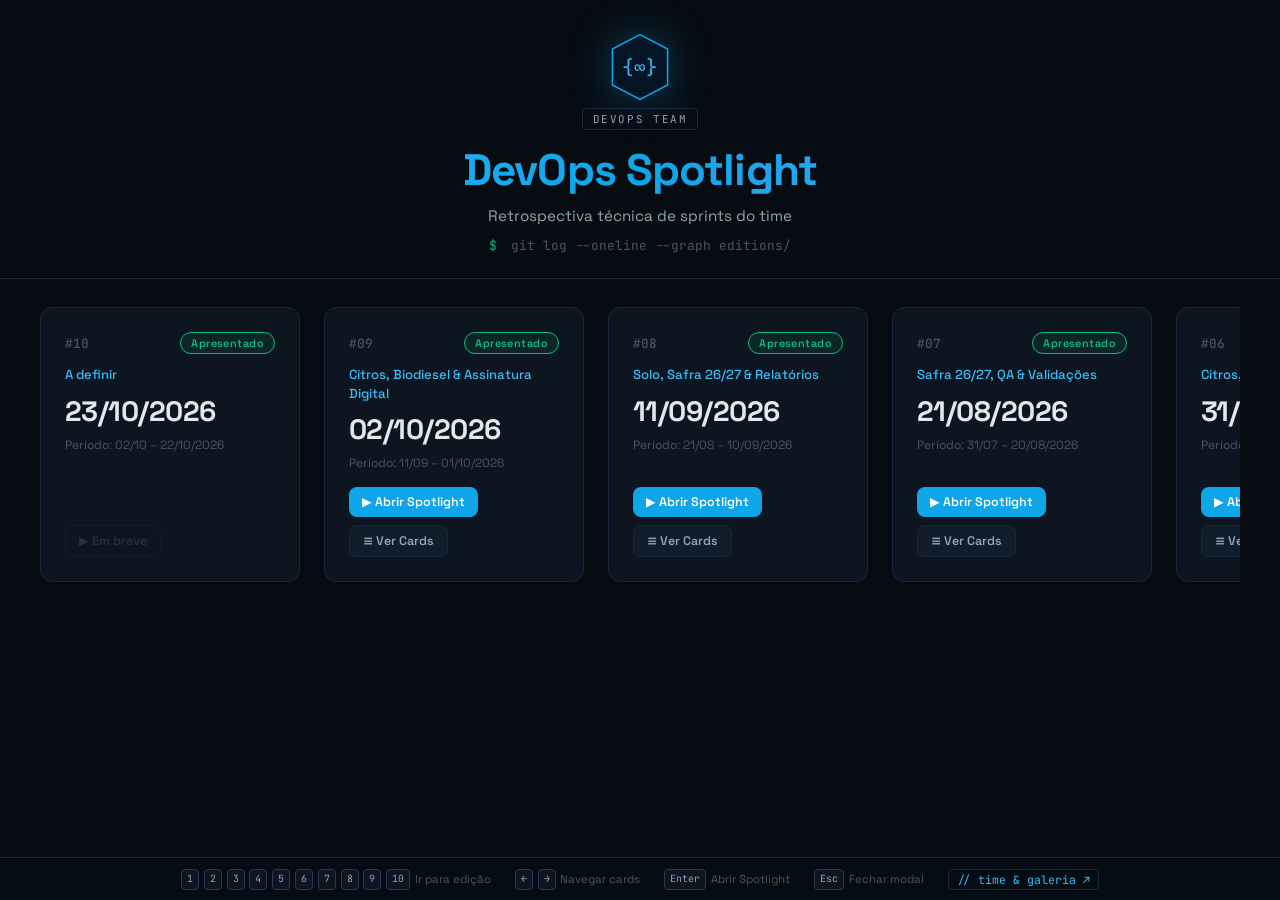
<file: index.html>
<!DOCTYPE html>
<html lang="pt-BR">
<head>
  <meta charset="UTF-8">
  <meta http-equiv="refresh" content="0; url=devops/spotlight/">
  <title>Redirecionando…</title>
</head>
<body>
  <p><a href="devops/spotlight/">DevOps Spotlight</a></p>
</body>
</html>
</file>
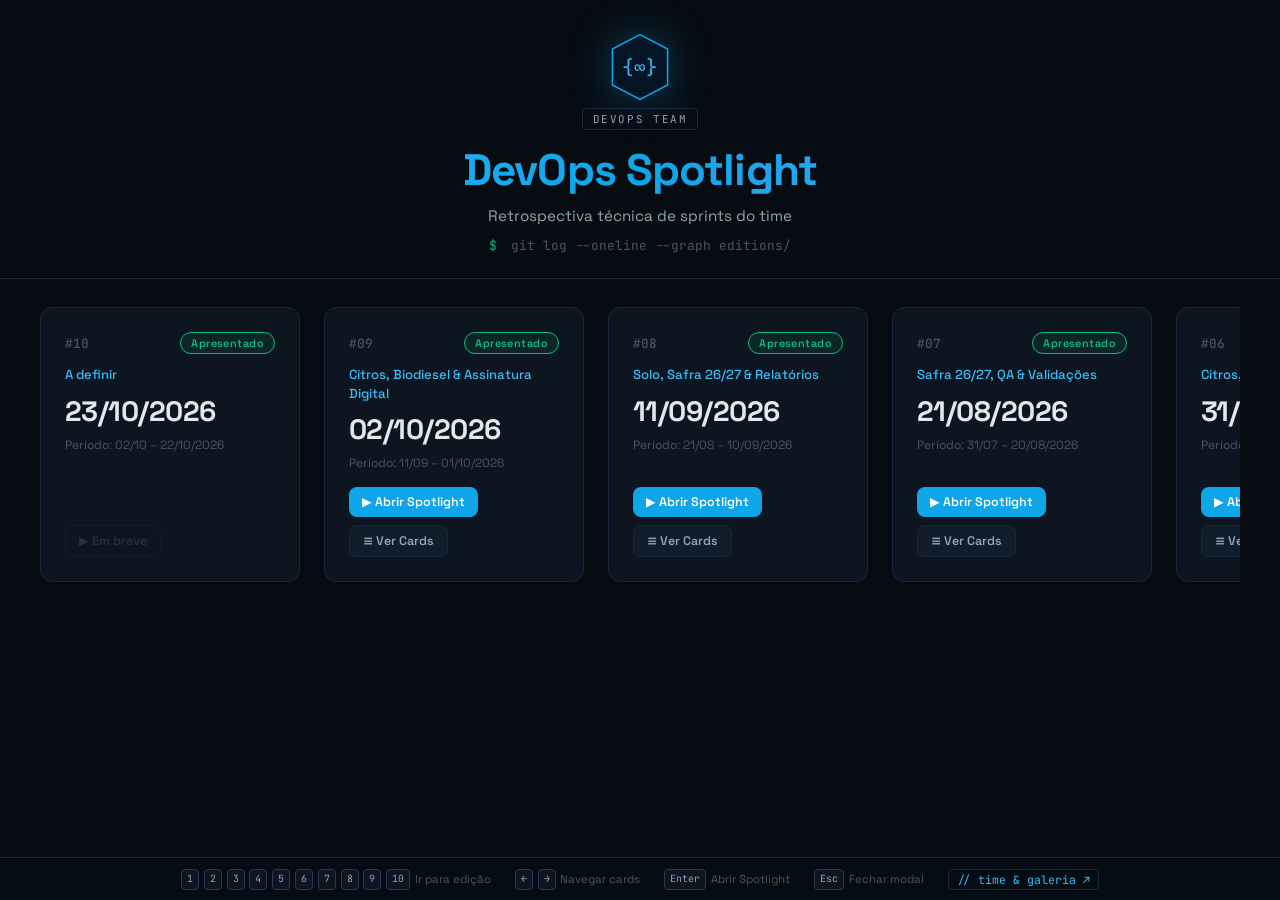
<file: devops/spotlight/index.html>
<!DOCTYPE html>
<html lang="pt-BR">
<head>
  <meta charset="UTF-8">
  <meta name="viewport" content="width=device-width, initial-scale=1.0">
  <title>DevOps Spotlight</title>
  <link rel="preconnect" href="https://fonts.googleapis.com">
  <link href="https://fonts.googleapis.com/css2?family=Space+Grotesk:wght@400;500;600;700&family=JetBrains+Mono:wght@400;500&display=swap" rel="stylesheet">
  <link rel="stylesheet" href="style.css">
</head>
<body>

  <header class="site-header">
    <div class="logo-container">
      <svg class="hex-icon" viewBox="0 0 100 116" xmlns="http://www.w3.org/2000/svg">
        <polygon points="50,4 96,28 96,88 50,112 4,88 4,28" fill="#061526" stroke="#0ea5e9" stroke-width="2.5"/>
        <text x="50" y="70" text-anchor="middle" font-family="JetBrains Mono, monospace" font-size="32" fill="#38bdf8">{∞}</text>
      </svg>
      <span class="team-badge">DEVOPS TEAM</span>
    </div>
    <h1 class="site-title">DevOps Spotlight</h1>
    <p class="site-subtitle">Retrospectiva técnica de sprints do time</p>
    <div class="terminal-line"><span class="prompt">$</span> git log --oneline --graph editions/</div>
  </header>

  <main>
    <div class="editions-grid" id="editions-grid"></div>
  </main>


<div class="modal-overlay" id="modal" hidden aria-modal="true" role="dialog">
    <div class="modal-box">
      <div class="modal-header">
        <h2 class="modal-title" id="modal-title"></h2>
        <button class="modal-close" id="modal-close" aria-label="Fechar">✕</button>
      </div>
      <div class="modal-body">
        <div class="work-cards-grid" id="modal-cards"></div>
      </div>
    </div>
  </div>

  <footer class="shortcuts-bar">
    <div class="shortcuts-inner" id="shortcuts-inner"></div>
  </footer>

  <script src="app.js"></script>
</body>
</html>
</file>
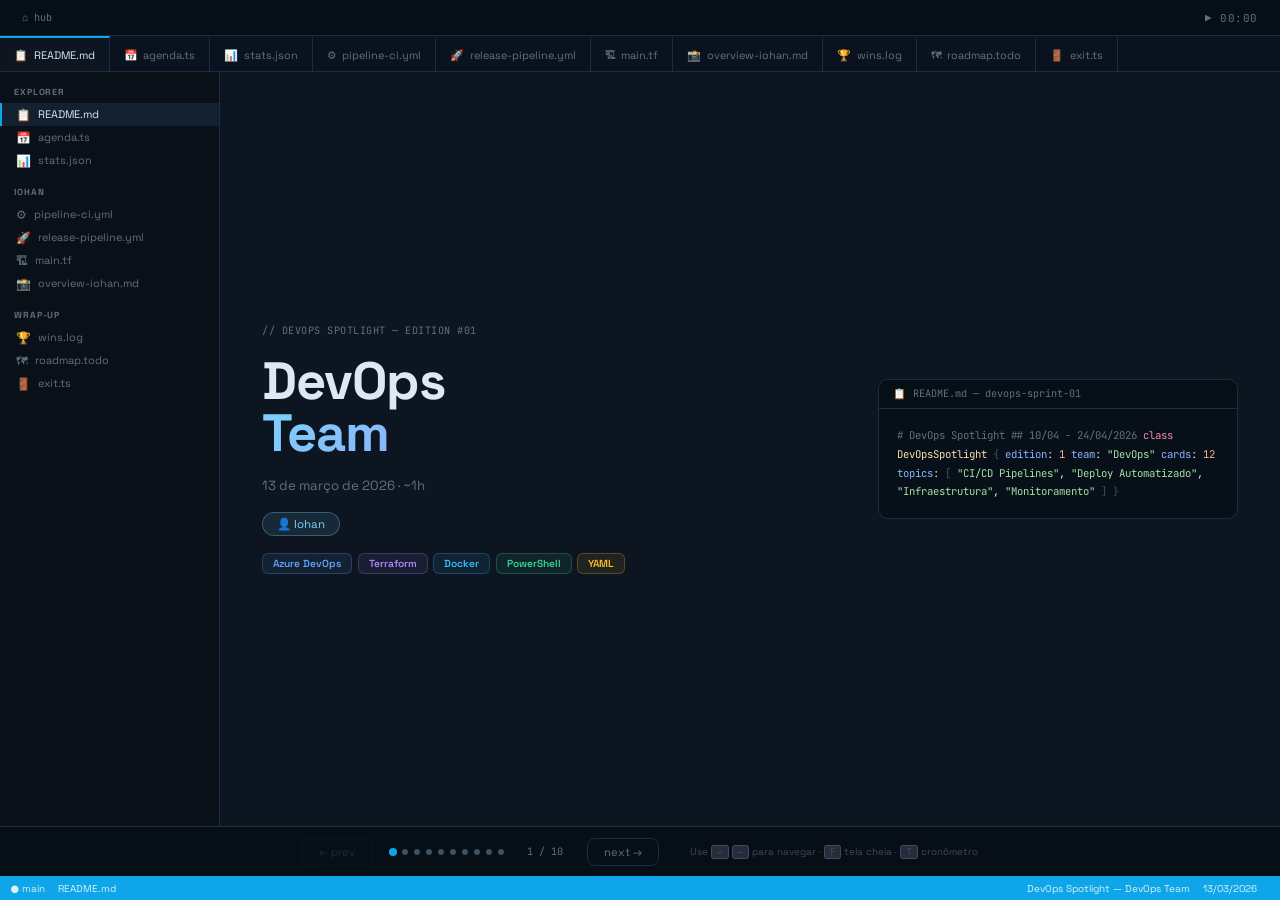
<file: devops/spotlight/edition-01/spotlight.html>
<!DOCTYPE html>
<html lang="pt-BR">
<head>
  <meta charset="UTF-8">
  <meta name="viewport" content="width=device-width, initial-scale=1.0">
  <title>DevOps Spotlight — Edição #01</title>
  <link rel="preconnect" href="https://fonts.googleapis.com">
  <link href="https://fonts.googleapis.com/css2?family=Space+Grotesk:wght@400;500;600;700;800&family=JetBrains+Mono:wght@400;500&display=swap" rel="stylesheet">
  <link rel="stylesheet" href="../spotlight.css">
</head>
<body>
<div class="vscode">

  <!-- ─── Title Bar ─────────────────────────────────────── -->
  <div class="titlebar">
    <a class="hub-link" href="../">⌂ hub</a>
    <button class="timer-btn" id="timer-btn">▶ 00:00</button>
  </div>

  <!-- ─── Tab Bar ──────────────────────────────────────── -->
  <div class="tabbar" id="tabbar"></div>

  <!-- ─── Main ─────────────────────────────────────────── -->
  <div class="main">

    <!-- Sidebar -->
    <div class="sidebar">
      <div class="sidebar-section-title">EXPLORER</div>
      <div id="sidebar-files"></div>
    </div>

    <!-- Slides -->
    <div class="slides-container">

      <!-- ── 01 · Capa ──────────────────────────────────── -->
      <section class="slide slide-cover"
               data-file="README.md"
               data-icon="📋"
               data-section=""
               data-presenter="">
        <div class="cover-left">
          <div class="cover-edition">// DEVOPS SPOTLIGHT — EDITION #01</div>
          <h1 class="cover-title">
            DevOps<br>
            <span class="hl">Team</span>
          </h1>
          <div class="cover-meta">13 de março de 2026 · ~1h</div>
          <div class="cover-presenters">
            <span class="presenter-chip">👤 Iohan</span>
            <!-- Adicione mais: <span class="presenter-chip">👤 Nome</span> -->
          </div>
          <div class="cover-stack">
            <span class="stack-tag t-azure">Azure DevOps</span>
            <span class="stack-tag t-terraform">Terraform</span>
            <span class="stack-tag t-docker">Docker</span>
            <span class="stack-tag t-pwsh">PowerShell</span>
            <span class="stack-tag t-yaml">YAML</span>
          </div>
        </div>
        <div class="cover-right">
          <div class="code-panel">
            <div class="code-panel-header">
              <span>📋</span>
              <span>README.md — devops-sprint-01</span>
            </div>
            <div class="code-panel-body">
<span class="c-comment"># DevOps Spotlight</span>
<span class="c-comment">## 10/04 - 24/04/2026</span>

<span class="c-kw">class</span> <span class="c-cls">DevOpsSpotlight</span> <span class="c-brace">{</span>
  <span class="c-prop">edition</span>: <span class="c-num">1</span>
  <span class="c-prop">team</span>: <span class="c-str">"DevOps"</span>
  <span class="c-prop">cards</span>: <span class="c-num">12</span>
  <span class="c-prop">topics</span>: <span class="c-brace">[</span>
    <span class="c-str">"CI/CD Pipelines"</span>,
    <span class="c-str">"Deploy Automatizado"</span>,
    <span class="c-str">"Infraestrutura"</span>,
    <span class="c-str">"Monitoramento"</span>
  <span class="c-brace">]</span>
<span class="c-brace">}</span>
            </div>
          </div>
        </div>
      </section>

      <!-- ── 02 · Agenda ────────────────────────────────── -->
      <section class="slide slide-agenda"
               data-file="agenda.ts"
               data-icon="📅"
               data-section=""
               data-presenter="">
        <div class="slide-header">
          <span class="slide-label">agenda.ts</span>
          <h2 class="slide-title">Agenda da Edição</h2>
        </div>
        <table class="agenda-table">
          <thead>
            <tr>
              <th>Horário</th>
              <th>Apresentador</th>
              <th>Tópico</th>
            </tr>
          </thead>
          <tbody>
            <tr>
              <td class="a-time">00:00 – 05:00</td>
              <td class="a-who">Iohan</td>
              <td>Abertura + contexto do sprint</td>
            </tr>
            <tr>
              <td class="a-time">05:00 – 20:00</td>
              <td class="a-who">Iohan</td>
              <td>Pipeline de CI <span class="demo-badge">+ demo ao vivo</span></td>
            </tr>
            <tr>
              <td class="a-time">20:00 – 35:00</td>
              <td class="a-who">Iohan</td>
              <td>Deploy automatizado em staging <span class="demo-badge">+ demo ao vivo</span></td>
            </tr>
            <tr>
              <td class="a-time">35:00 – 45:00</td>
              <td class="a-who">Iohan</td>
              <td>Infraestrutura como código (Terraform)</td>
            </tr>
            <tr>
              <td class="a-time">45:00 – 55:00</td>
              <td class="a-who">Iohan</td>
              <td>Wins &amp; Próximos passos</td>
            </tr>
          </tbody>
        </table>
      </section>

      <!-- ── 03 · Stats ─────────────────────────────────── -->
      <section class="slide slide-stats"
               data-file="stats.json"
               data-icon="📊"
               data-section=""
               data-presenter="">
        <div class="slide-header">
          <span class="slide-label">stats.json</span>
          <h2 class="slide-title">Sprint em números</h2>
        </div>
        <div class="stats-grid">
          <div class="stat-card">
            <div class="stat-value">12</div>
            <div class="stat-label">Cards entregues</div>
            <div class="stat-sub">23/02 – 13/03</div>
          </div>
          <div class="stat-card">
            <div class="stat-value">5</div>
            <div class="stat-label">Pipelines criados</div>
            <div class="stat-sub">CI/CD</div>
          </div>
          <div class="stat-card">
            <div class="stat-value">3</div>
            <div class="stat-label">Ambientes</div>
            <div class="stat-sub">dev · staging · prod</div>
          </div>
          <div class="stat-card">
            <div class="stat-value">98%</div>
            <div class="stat-label">Uptime</div>
            <div class="stat-sub">período do sprint</div>
          </div>
          <div class="stat-card">
            <div class="stat-value">4min</div>
            <div class="stat-label">Tempo médio de build</div>
            <div class="stat-sub">antes: 30min manual</div>
          </div>
          <div class="stat-card">
            <div class="stat-value">0</div>
            <div class="stat-label">Deploys manuais</div>
            <div class="stat-sub">100% automatizados</div>
          </div>
        </div>
      </section>

      <!-- ── 04 · Card — CI Pipeline ───────────────────── -->
      <section class="slide slide-card"
               data-file="pipeline-ci.yml"
               data-icon="⚙"
               data-section="Iohan"
               data-presenter="Iohan">
        <div class="card-meta">
          <span class="card-id">#12345</span>
          <span class="card-tag ct-ci">CI/CD</span>
        </div>
        <h2 class="card-slide-title">Pipeline de CI para o repositório principal</h2>
        <div class="card-body triple">
          <div class="card-section problem">
            <div class="section-label">❌ problema</div>
            <p>Builds eram feitos manualmente a cada PR, sem padronização e com risco de erros humanos. Feedback demorava ~30 min.</p>
          </div>
          <div class="card-section solution">
            <div class="section-label">✓ solução</div>
            <p>Pipeline YAML configurado no Azure DevOps com stages de <strong>build</strong>, <strong>test</strong> e <strong>publish artifact</strong>, executando automaticamente em cada push.</p>
          </div>
          <div class="card-section impact">
            <div class="section-label">📈 impacto</div>
            <p>Tempo de feedback: 30min → <strong>4min</strong>. Zero builds manuais na sprint. Padronização garantida.</p>
          </div>
        </div>
      </section>

      <!-- ── 05 · Card — Deploy Automático ─────────────── -->
      <section class="slide slide-card"
               data-file="release-pipeline.yml"
               data-icon="🚀"
               data-section="Iohan"
               data-presenter="Iohan">
        <div class="card-meta">
          <span class="card-id">#12350</span>
          <span class="card-tag ct-deploy">Deploy</span>
        </div>
        <h2 class="card-slide-title">Deploy automatizado em ambiente de staging</h2>
        <div class="card-body triple">
          <div class="card-section problem">
            <div class="section-label">❌ problema</div>
            <p>Deploy manual via acesso direto ao servidor. Sem histórico de versões, rollback era um processo de ~2h.</p>
          </div>
          <div class="card-section solution">
            <div class="section-label">✓ solução</div>
            <p>Release pipeline configurado com aprovação manual antes de produção. Artefato versionado pelo CI.</p>
          </div>
          <div class="card-section impact">
            <div class="section-label">📈 impacto</div>
            <p>Rollback em <strong>2 minutos</strong>. Histórico completo no Azure DevOps. Deploy em staging totalmente automático.</p>
          </div>
        </div>
      </section>

      <!-- ── 06 · Card — Infraestrutura ────────────────── -->
      <section class="slide slide-card"
               data-file="main.tf"
               data-icon="🏗"
               data-section="Iohan"
               data-presenter="Iohan">
        <div class="card-meta">
          <span class="card-id">#12361</span>
          <span class="card-tag ct-infra">Infraestrutura</span>
        </div>
        <h2 class="card-slide-title">Provisionamento de ambientes com Terraform</h2>
        <div class="card-body">
          <div class="card-section problem">
            <div class="section-label">❌ problema</div>
            <ul>
              <li>Configuração de ambiente feita via portal Azure manualmente</li>
              <li>Sem rastreabilidade de mudanças de infra</li>
              <li>Recriação de ambiente levava 1 dia</li>
            </ul>
          </div>
          <div class="card-section solution">
            <div class="section-label">✓ solução</div>
            <ul>
              <li>IaC com Terraform para App Service, Storage Account e Key Vault</li>
              <li>State armazenado em Azure Blob (remoto)</li>
              <li>Pipeline de apply integrado ao Azure DevOps</li>
            </ul>
          </div>
        </div>
      </section>

      <!-- ── 07 · Overview ──────────────────────────────── -->
      <section class="slide slide-overview"
               data-file="overview-iohan.md"
               data-icon="📸"
               data-section="Iohan"
               data-presenter="Iohan">
        <div class="slide-header">
          <span class="slide-label">overview-iohan.md</span>
          <h2 class="slide-title">Resumo do Sprint — Iohan</h2>
        </div>
        <div class="overview-grid">
          <div class="overview-item">
            <div class="ov-num">#12345</div>
            <div class="ov-title">Pipeline de CI configurado</div>
            <div class="ov-tag">CI/CD</div>
          </div>
          <div class="overview-item">
            <div class="ov-num">#12350</div>
            <div class="ov-title">Deploy automático staging</div>
            <div class="ov-tag">Deploy</div>
          </div>
          <div class="overview-item">
            <div class="ov-num">#12361</div>
            <div class="ov-title">Terraform para ambientes</div>
            <div class="ov-tag">Infraestrutura</div>
          </div>
          <div class="overview-item">
            <div class="ov-num">#12370</div>
            <div class="ov-title">Dashboard de monitoramento</div>
            <div class="ov-tag">Monitoramento</div>
          </div>
          <div class="overview-item">
            <div class="ov-num">#12374</div>
            <div class="ov-title">Alertas de build falho</div>
            <div class="ov-tag">CI/CD</div>
          </div>
          <div class="overview-item">
            <div class="ov-num">#12380</div>
            <div class="ov-title">Variáveis de env no Key Vault</div>
            <div class="ov-tag">Segurança</div>
          </div>
        </div>
      </section>

      <!-- ── 08 · Wins ──────────────────────────────────── -->
      <section class="slide slide-wins"
               data-file="wins.log"
               data-icon="🏆"
               data-section="WRAP-UP"
               data-presenter="">
        <div class="slide-header">
          <span class="slide-label">wins.log</span>
          <h2 class="slide-title">Conquistas do Sprint</h2>
        </div>
        <div class="wins-list">
          <div class="win-item">
            <span class="win-icon">🚀</span>
            <span>Zero deploys manuais na sprint — 100% via pipeline automatizado no Azure DevOps.</span>
          </div>
          <div class="win-item">
            <span class="win-icon">⚡</span>
            <span>Tempo de build reduzido de 30 minutos para 4 minutos com o novo pipeline de CI.</span>
          </div>
          <div class="win-item">
            <span class="win-icon">🏗</span>
            <span>Infraestrutura como código: todos os ambientes agora provisionados via Terraform com state remoto.</span>
          </div>
          <div class="win-item">
            <span class="win-icon">🔐</span>
            <span>Secrets migrados para Azure Key Vault — sem credenciais hardcoded nos repositórios.</span>
          </div>
          <div class="win-item">
            <span class="win-icon">📊</span>
            <span>Dashboard de observabilidade no Azure Monitor com alertas para falhas de build e deploy.</span>
          </div>
        </div>
      </section>

      <!-- ── 09 · Roadmap ───────────────────────────────── -->
      <section class="slide slide-wins"
               data-file="roadmap.todo"
               data-icon="🗺"
               data-section="WRAP-UP"
               data-presenter="">
        <div class="slide-header">
          <span class="slide-label">roadmap.todo</span>
          <h2 class="slide-title">Próximos Passos</h2>
        </div>
        <div class="wins-list">
          <div class="win-item">
            <span class="win-icon">🔲</span>
            <span><strong>Pipeline de CD para produção</strong> — implementar aprovação + smoke tests antes do deploy em prod.</span>
          </div>
          <div class="win-item">
            <span class="win-icon">🔲</span>
            <span><strong>Containerização com Docker</strong> — migrar aplicações para containers e configurar Azure Container Registry.</span>
          </div>
          <div class="win-item">
            <span class="win-icon">🔲</span>
            <span><strong>Testes de segurança no pipeline</strong> — integrar SAST com análise estática em cada PR.</span>
          </div>
          <div class="win-item">
            <span class="win-icon">🔲</span>
            <span><strong>Kubernetes no AKS</strong> — estudo de viabilidade de migração para orquestração de containers.</span>
          </div>
        </div>
      </section>

      <!-- ── 10 · Exit ──────────────────────────────────── -->
      <section class="slide slide-cover"
               data-file="exit.ts"
               data-icon="🚪"
               data-section="WRAP-UP"
               data-presenter="">
        <div class="cover-left">
          <div class="cover-edition">// FIM · EDITION #01</div>
          <h1 class="cover-title">
            Obrigado!<br>
            <span class="hl">Perguntas?</span>
          </h1>
          <div class="cover-meta">Próxima edição: 02/04/2026</div>
        </div>
        <div class="cover-right">
          <div class="code-panel">
            <div class="code-panel-header">
              <span>🚪</span>
              <span>exit.ts</span>
            </div>
            <div class="code-panel-body">
<span class="c-kw">process</span>.<span class="c-prop">on</span>(<span class="c-str">"spotlight:end"</span>, () <span class="c-kw">=></span> <span class="c-brace">{</span>
  <span class="c-prop">console</span>.<span class="c-cls">log</span>(<span class="c-str">"Thanks for watching!"</span>)
  <span class="c-prop">questions</span>.<span class="c-cls">open</span>()
  <span class="c-prop">nextEdition</span>.<span class="c-cls">schedule</span>(<span class="c-str">"02/04/2026"</span>)
  <span class="c-kw">process</span>.<span class="c-cls">exit</span>(<span class="c-num">0</span>)
<span class="c-brace">}</span>)
            </div>
          </div>
        </div>
      </section>

    </div><!-- /slides-container -->
  </div><!-- /main -->

  <!-- ─── Nav Bar ──────────────────────────────────────── -->
  <div class="navbar">
    <button class="nav-btn" id="nav-prev">← prev</button>
    <div class="nav-dots" id="nav-dots"></div>
    <span class="nav-counter" id="nav-counter">1 / 10</span>
    <button class="nav-btn" id="nav-next">next →</button>
    <span style="font-size:.7rem;color:#45475a;margin-left:1rem">
      Use <kbd style="font-family:monospace;background:#2a2a3d;border:1px solid #45475a;border-radius:3px;padding:1px 5px;font-size:.65rem">←</kbd>
      <kbd style="font-family:monospace;background:#2a2a3d;border:1px solid #45475a;border-radius:3px;padding:1px 5px;font-size:.65rem">→</kbd>
      para navegar ·
      <kbd style="font-family:monospace;background:#2a2a3d;border:1px solid #45475a;border-radius:3px;padding:1px 5px;font-size:.65rem">F</kbd> tela cheia ·
      <kbd style="font-family:monospace;background:#2a2a3d;border:1px solid #45475a;border-radius:3px;padding:1px 5px;font-size:.65rem">T</kbd> cronômetro
    </span>
  </div>

  <!-- ─── Status Bar ───────────────────────────────────── -->
  <div class="statusbar">
    <div class="statusbar-left">
      <span class="status-item">● main</span>
      <span class="status-item" id="status-file"></span>
    </div>
    <div class="statusbar-right">
      <span class="status-item">DevOps Spotlight — DevOps Team</span>
      <span class="status-item">13/03/2026</span>
      <span class="status-item" id="status-presenter"></span>
    </div>
  </div>

</div><!-- /vscode -->

<script src="../spotlight.js"></script>
</body>
</html>
</file>
<file: devops/spotlight/style.css>
/* ─── Reset & Base ───────────────────────────────────────── */
*, *::before, *::after { box-sizing: border-box; margin: 0; padding: 0; }

:root {
  --bg:               #070c12;
  --surface:          #0c1520;
  --surface-hover:    #111d2b;
  --border:           #192840;
  --border-hover:     #253a55;
  --primary:          #0ea5e9;
  --primary-light:    #38bdf8;
  --primary-dim:      #0ea5e933;

  --green:            #10b981;
  --green-bg:         #10b98118;
  --amber:            #f59e0b;
  --amber-bg:         #f59e0b18;
  --gray:             #64748b;
  --gray-bg:          #64748b18;

  --text:             #e2e8f0;
  --text-muted:       #94a3b8;
  --text-dim:         #475569;

  --font:             "Space Grotesk", system-ui, sans-serif;
  --mono:             "JetBrains Mono", "Fira Code", monospace;
  --radius:           12px;
}

html { font-size: 16px; }

body {
  background: var(--bg);
  color: var(--text);
  font-family: var(--font);
  min-height: 100vh;
  display: flex;
  flex-direction: column;
  overflow-x: hidden;
}

/* ─── Header ─────────────────────────────────────────────── */
.site-header {
  text-align: center;
  padding: 2rem 2rem 1.5rem;
  border-bottom: 1px solid var(--border);
}

.logo-container {
  display: flex;
  flex-direction: column;
  align-items: center;
  gap: 0.4rem;
  margin-bottom: 0.75rem;
}

.hex-icon {
  width: 60px;
  height: 70px;
  filter: drop-shadow(0 0 20px #0ea5e955);
}

.team-badge {
  font-family: var(--mono);
  font-size: 0.68rem;
  letter-spacing: 0.15em;
  color: var(--text-muted);
  border: 1px solid var(--border);
  border-radius: 4px;
  padding: 3px 10px;
}

.site-title {
  font-size: 2.75rem;
  font-weight: 700;
  background: linear-gradient(135deg, #38bdf8 0%, #0ea5e9 50%, #60a5fa 100%);
  -webkit-background-clip: text;
  -webkit-text-fill-color: transparent;
  background-clip: text;
  margin-bottom: 0.5rem;
  letter-spacing: -0.02em;
}

.site-subtitle {
  color: var(--text-muted);
  font-size: 0.95rem;
  margin-bottom: 0.75rem;
}

.terminal-line {
  font-family: var(--mono);
  font-size: 0.8rem;
  color: var(--text-dim);
}

.terminal-line .prompt {
  color: #10b981;
  margin-right: 0.4em;
}

/* ─── Main / Grid ────────────────────────────────────────── */
main {
  flex: 1;
  padding: 1.75rem 2rem;
  max-width: 1400px;
  margin: 0 auto;
  width: 100%;
}

.editions-grid {
  display: flex;
  flex-wrap: nowrap;
  gap: 1.5rem;
  justify-content: flex-start;
  overflow-x: auto;
  overflow-y: hidden;
  /* 4 cards (4×260px + 3 gaps) + 4º gap + ~64px de "espiada" do 5º card */
  max-width: calc(260px * 4 + 1.5rem * 4 + 64px);
  margin: 0 auto;
  padding-bottom: 0.85rem;
  scroll-snap-type: x proximity;
  scrollbar-width: thin;
  scrollbar-color: var(--border-hover) transparent;
}
.editions-grid::-webkit-scrollbar { height: 8px; }
.editions-grid::-webkit-scrollbar-track { background: transparent; }
.editions-grid::-webkit-scrollbar-thumb {
  background: var(--border-hover);
  border-radius: 8px;
}
.editions-grid::-webkit-scrollbar-thumb:hover { background: var(--primary-dim); }

/* ─── Edition Card ───────────────────────────────────────── */
.edition-card {
  background: var(--surface);
  border: 1px solid var(--border);
  border-radius: var(--radius);
  padding: 1.5rem;
  width: 260px;
  flex: 0 0 260px;
  scroll-snap-align: start;
  display: flex;
  flex-direction: column;
  gap: 0.75rem;
  transition: border-color 0.2s, box-shadow 0.2s, transform 0.2s;
  outline: none;
  cursor: default;
}

.edition-card:hover {
  border-color: var(--border-hover);
  box-shadow: 0 0 0 1px var(--primary-dim), 0 4px 24px #0ea5e914;
  transform: translateY(-2px);
}

.edition-card:focus {
  border-color: var(--primary);
  box-shadow: 0 0 0 2px var(--primary-dim);
  transform: translateY(-2px);
}

.card-header {
  display: flex;
  align-items: center;
  justify-content: space-between;
}

.edition-number {
  font-family: var(--mono);
  font-size: 0.8rem;
  color: var(--text-dim);
  font-weight: 500;
}

/* ─── Status Badges ──────────────────────────────────────── */
.status-badge {
  font-size: 0.68rem;
  font-weight: 600;
  letter-spacing: 0.04em;
  padding: 3px 10px;
  border-radius: 20px;
  border: 1px solid;
}

.status-hoje        { color: var(--primary); background: var(--primary-dim); border-color: var(--primary); }
.status-apresentado { color: var(--green);  background: var(--green-bg);  border-color: var(--green); }
.status-proxima     { color: var(--amber);  background: var(--amber-bg);  border-color: var(--amber); }
.status-planejada   { color: var(--gray);   background: var(--gray-bg);   border-color: var(--gray);  }

.edition-title {
  font-size: 0.82rem;
  color: var(--primary-light);
  font-weight: 500;
  line-height: 1.4;
}

.edition-date {
  font-size: 1.75rem;
  font-weight: 700;
  letter-spacing: -0.02em;
  color: var(--text);
  line-height: 1;
}

.edition-period {
  font-size: 0.75rem;
  color: var(--text-dim);
}

.card-actions {
  display: flex;
  gap: 0.5rem;
  margin-top: auto;
  padding-top: 0.25rem;
  flex-wrap: wrap;
}

/* ─── Buttons ────────────────────────────────────────────── */
.btn {
  font-family: var(--font);
  font-size: 0.78rem;
  font-weight: 600;
  padding: 7px 13px;
  border-radius: 8px;
  border: none;
  cursor: pointer;
  transition: all 0.15s;
  text-decoration: none;
  display: inline-flex;
  align-items: center;
  gap: 0.3em;
  white-space: nowrap;
}

.btn-primary {
  background: var(--primary);
  color: #fff;
}

.btn-primary:hover {
  background: var(--primary-light);
  box-shadow: 0 0 16px #0ea5e955;
}

.btn-secondary {
  background: var(--surface-hover);
  color: var(--text-muted);
  border: 1px solid var(--border);
}

.btn-secondary:hover {
  color: var(--text);
  border-color: var(--primary);
}

.btn-disabled {
  background: transparent;
  color: var(--text-dim);
  border: 1px solid var(--border);
  cursor: not-allowed;
  opacity: 0.45;
}

/* ─── Modal ──────────────────────────────────────────────── */
.modal-overlay {
  position: fixed;
  inset: 0;
  background: rgba(0, 0, 0, 0.75);
  backdrop-filter: blur(4px);
  -webkit-backdrop-filter: blur(4px);
  display: flex;
  align-items: center;
  justify-content: center;
  z-index: 100;
  padding: 1.5rem;
}

.modal-overlay[hidden] { display: none; }

.modal-box {
  background: var(--surface);
  border: 1px solid var(--border-hover);
  border-radius: var(--radius);
  width: 100%;
  max-width: 820px;
  max-height: 85vh;
  display: flex;
  flex-direction: column;
  box-shadow: 0 24px 64px #00000077;
}

.modal-header {
  display: flex;
  align-items: center;
  justify-content: space-between;
  padding: 1.25rem 1.5rem;
  border-bottom: 1px solid var(--border);
  flex-shrink: 0;
}

.modal-title {
  font-size: 1rem;
  font-weight: 600;
  color: var(--text);
}

.modal-close {
  background: none;
  border: none;
  color: var(--text-muted);
  cursor: pointer;
  font-size: 1rem;
  padding: 4px 8px;
  border-radius: 6px;
  transition: color 0.15s, background 0.15s;
  line-height: 1;
}

.modal-close:hover {
  color: var(--text);
  background: var(--surface-hover);
}

.modal-body {
  overflow-y: auto;
  padding: 1.5rem;
  flex: 1;
}

/* ─── Work Cards (modal) ─────────────────────────────────── */
.work-cards-grid {
  display: grid;
  grid-template-columns: repeat(auto-fill, minmax(220px, 1fr));
  gap: 1rem;
}

.work-card {
  background: var(--bg);
  border: 1px solid var(--border);
  border-radius: 10px;
  padding: 1rem;
  display: flex;
  flex-direction: column;
  gap: 0.5rem;
  transition: border-color 0.15s;
}

.work-card:hover { border-color: var(--border-hover); }

.work-card-tag {
  font-size: 0.67rem;
  font-weight: 600;
  letter-spacing: 0.05em;
  padding: 2px 8px;
  border-radius: 4px;
  border: 1px solid;
  align-self: flex-start;
}

.work-card-title {
  font-size: 0.85rem;
  font-weight: 600;
  color: var(--text);
  line-height: 1.4;
}

.work-card-desc {
  font-size: 0.78rem;
  color: var(--text-muted);
  line-height: 1.55;
}

/* ─── Section Shared ─────────────────────────────────────── */
.section-wrapper {
  max-width: 1400px;
  margin: 0 auto;
  padding: 1.25rem 2rem;
  width: 100%;
}

.section-header {
  display: flex;
  align-items: center;
  gap: 0.75rem;
  margin-bottom: 1.1rem;
}

.section-title {
  font-family: var(--mono);
  font-size: 0.7rem;
  font-weight: 500;
  letter-spacing: 0.08em;
  color: var(--text-dim);
  white-space: nowrap;
}

.section-line {
  flex: 1;
  height: 1px;
  background: var(--border);
}

/* ─── Team Section ───────────────────────────────────────── */
.team-section {
  border-top: 1px solid var(--border);
}

.team-grid {
  display: flex;
  flex-wrap: wrap;
  gap: 1rem;
  justify-content: center;
}

.member-card {
  display: flex;
  flex-direction: column;
  align-items: center;
  gap: 0.55rem;
  padding: 1.1rem 1.25rem;
  background: var(--surface);
  border: 1px solid var(--border);
  border-radius: var(--radius);
  width: 150px;
  transition: border-color 0.2s, transform 0.2s;
}

.member-card:hover {
  border-color: var(--border-hover);
  transform: translateY(-2px);
}

.member-avatar {
  width: 68px;
  height: 68px;
  border-radius: 50%;
  overflow: hidden;
  border: 2px solid var(--border-hover);
  position: relative;
  background: var(--primary-dim);
  flex-shrink: 0;
}

.member-initials {
  width: 100%;
  height: 100%;
  display: flex;
  align-items: center;
  justify-content: center;
  font-family: var(--mono);
  font-size: 1rem;
  font-weight: 600;
  color: var(--primary-light);
}

.member-avatar img {
  position: absolute;
  inset: 0;
  width: 100%;
  height: 100%;
  object-fit: cover;
  z-index: 1;
}

.member-name {
  font-size: 0.88rem;
  font-weight: 600;
  color: var(--text);
}

.member-role {
  font-size: 0.7rem;
  color: var(--text-dim);
  font-family: var(--mono);
  text-align: center;
  line-height: 1.4;
}

/* ─── Gallery Section ────────────────────────────────────── */
.gallery-section {
  border-top: 1px solid var(--border);
}

.gallery-grid {
  display: flex;
  flex-wrap: wrap;
  gap: 0.85rem;
  justify-content: center;
}

.gallery-slot {
  width: 190px;
  height: 125px;
  border-radius: 10px;
  overflow: hidden;
  border: 1px solid var(--border);
  background: var(--surface);
}

.gallery-slot img {
  width: 100%;
  height: 100%;
  object-fit: cover;
  display: block;
}

.gallery-empty {
  border-style: dashed;
  display: flex;
  flex-direction: column;
  align-items: center;
  justify-content: center;
  gap: 0.35rem;
  color: var(--text-dim);
  font-size: 0.7rem;
}

.gallery-add {
  font-size: 1.4rem;
  line-height: 1;
  color: var(--border-hover);
}

/* ─── Shortcuts Bar ──────────────────────────────────────── */
.shortcuts-bar {
  border-top: 1px solid var(--border);
  background: #050c14;
  padding: 0.65rem 2rem;
  flex-shrink: 0;
}

.shortcuts-inner {
  display: flex;
  flex-wrap: wrap;
  gap: 1.5rem;
  justify-content: center;
}

.shortcut-group {
  font-size: 0.72rem;
  color: var(--text-dim);
  display: flex;
  align-items: center;
  gap: 0.3rem;
}

kbd {
  display: inline-block;
  font-family: var(--mono);
  font-size: 0.62rem;
  background: var(--surface);
  border: 1px solid var(--border-hover);
  border-radius: 4px;
  padding: 1px 5px;
  color: var(--text-muted);
  line-height: 1.7;
}

body.modal-open { overflow: hidden; }

.shortcut-team-link {
  font-family: var(--mono);
  font-size: 0.72rem;
  color: var(--primary-light);
  text-decoration: none;
  padding: 2px 8px;
  border: 1px solid var(--border);
  border-radius: 4px;
  transition: color 0.15s, border-color 0.15s;
  white-space: nowrap;
}
.shortcut-team-link:hover {
  color: var(--text);
  border-color: var(--primary);
}

/* ─── Responsive ─────────────────────────────────────────── */
@media (max-width: 600px) {
  .site-title { font-size: 2rem; }
  .editions-grid {
    flex-wrap: wrap;
    justify-content: center;
    overflow-x: visible;
    max-width: 100%;
    gap: 1rem;
  }
  .edition-card { width: 100%; max-width: 340px; flex: 0 1 340px; }
  .site-header { padding: 1.5rem 1.5rem 1rem; }
  main { padding: 1.25rem 1rem; }
  .section-wrapper { padding: 1rem 1rem; }
  .gallery-slot { width: 150px; height: 100px; }
}
</file>
<file: devops/spotlight/spotlight.css>
/* ─── Reset & Variables ──────────────────────────────────── */
*, *::before, *::after { box-sizing: border-box; margin: 0; padding: 0; }

:root {
  --bg:          #0c1520;
  --sidebar-bg:  #091018;
  --sidebar-act: #122030;
  --titlebar:    #060e16;
  --tabbar:      #0a1220;
  --border:      #1a2d45;
  --purple:      #0ea5e9;
  --text:        #dce8f5;
  --muted:       #607080;
  --dim:         #3d5060;
  --c-purple:    #7dd3fc;
  --c-blue:      #89b4fa;
  --c-green:     #a6e3a1;
  --c-yellow:    #f9e2af;
  --c-red:       #f38ba8;
  --c-orange:    #fab387;

  --sidebar-w:   220px;
  --titlebar-h:  36px;
  --tabbar-h:    36px;
  --navbar-h:    50px;
  --statusbar-h: 24px;
  --font:        "Space Grotesk", system-ui, sans-serif;
  --mono:        "JetBrains Mono", "Fira Code", monospace;
}

html, body {
  height: 100%;
  overflow: hidden;
  font-family: var(--font);
  font-size: 14px;
  background: var(--bg);
  color: var(--text);
}

/* ─── Root Layout ────────────────────────────────────────── */
.vscode {
  display: grid;
  height: 100vh;
  grid-template-rows: var(--titlebar-h) var(--tabbar-h) 1fr var(--navbar-h) var(--statusbar-h);
  grid-template-areas: "titlebar" "tabbar" "main" "navbar" "statusbar";
}

/* ─── Title Bar ──────────────────────────────────────────── */
.titlebar {
  grid-area: titlebar;
  background: var(--titlebar);
  display: flex;
  align-items: center;
  justify-content: space-between;
  padding: 0 1rem;
  border-bottom: 1px solid var(--border);
  user-select: none;
}

.hub-link {
  font-family: var(--mono);
  font-size: 0.73rem;
  color: var(--muted);
  text-decoration: none;
  padding: 3px 8px;
  border-radius: 4px;
  transition: color 0.15s, background 0.15s;
}
.hub-link:hover { color: var(--text); background: var(--sidebar-act); }

.timer-btn {
  font-family: var(--mono);
  font-size: 0.78rem;
  color: var(--muted);
  background: none;
  border: none;
  cursor: pointer;
  padding: 3px 8px;
  border-radius: 4px;
  letter-spacing: 0.05em;
  transition: color 0.15s;
}
.timer-btn:hover { color: var(--text); }
.timer-btn.running { color: var(--c-green); }

/* ─── Tab Bar ────────────────────────────────────────────── */
.tabbar {
  grid-area: tabbar;
  background: var(--tabbar);
  display: flex;
  align-items: stretch;
  overflow-x: auto;
  overflow-y: hidden;
  scrollbar-width: none;
  border-bottom: 1px solid var(--border);
}
.tabbar::-webkit-scrollbar { display: none; }

.tab {
  display: flex;
  align-items: center;
  gap: 0.4rem;
  padding: 0 1rem;
  font-size: 0.78rem;
  color: var(--muted);
  border-right: 1px solid var(--border);
  border-top: 2px solid transparent;
  cursor: pointer;
  white-space: nowrap;
  transition: color 0.15s, background 0.15s;
}
.tab.active { background: var(--bg); color: var(--text); border-top-color: var(--purple); }
.tab:hover:not(.active) { background: rgba(255,255,255,0.04); color: var(--text); }

/* ─── Main Area ──────────────────────────────────────────── */
.main {
  grid-area: main;
  display: grid;
  grid-template-columns: var(--sidebar-w) 1fr;
  overflow: hidden;
}

/* ─── Sidebar ────────────────────────────────────────────── */
.sidebar {
  background: var(--sidebar-bg);
  border-right: 1px solid var(--border);
  overflow-y: auto;
  scrollbar-width: thin;
  scrollbar-color: var(--dim) transparent;
}

.sidebar-section-title {
  font-size: 0.63rem;
  font-weight: 700;
  letter-spacing: 0.1em;
  color: var(--muted);
  padding: 1rem 1rem 0.35rem;
  text-transform: uppercase;
  user-select: none;
}

.sidebar-file {
  display: flex;
  align-items: center;
  gap: 0.5rem;
  padding: 4px 0.75rem 4px 1rem;
  font-size: 0.78rem;
  color: var(--muted);
  cursor: pointer;
  border-left: 2px solid transparent;
  transition: background 0.1s, color 0.1s;
}
.sidebar-file:hover { background: rgba(255,255,255,0.04); color: var(--text); }
.sidebar-file.active { background: var(--sidebar-act); color: var(--text); border-left-color: var(--purple); }
.sidebar-file .file-icon { font-size: 0.85rem; flex-shrink: 0; }
.sidebar-file .file-name { overflow: hidden; text-overflow: ellipsis; white-space: nowrap; }

/* ─── Slides ─────────────────────────────────────────────── */
.slides-container {
  overflow: hidden;
  position: relative;
  background: var(--bg);
}

.slide {
  display: none;
  width: 100%;
  height: 100%;
  padding: 2.5rem 3rem;
  overflow-y: auto;
}
.slide.active { display: flex; }

/* ─── Cover Slide ────────────────────────────────────────── */
.slide-cover { align-items: center; gap: 3rem; }

.cover-left {
  flex: 1;
  display: flex;
  flex-direction: column;
  gap: 1.25rem;
  min-width: 0;
}

.cover-edition {
  font-family: var(--mono);
  font-size: 0.73rem;
  color: var(--muted);
  letter-spacing: 0.05em;
}

.cover-title {
  font-size: clamp(2.5rem, 5vw, 3.75rem);
  font-weight: 800;
  line-height: 1;
  letter-spacing: -0.02em;
  color: var(--text);
}
.cover-title .hl {
  background: linear-gradient(135deg, var(--c-purple) 0%, var(--c-blue) 100%);
  -webkit-background-clip: text;
  -webkit-text-fill-color: transparent;
  background-clip: text;
}

.cover-meta { font-size: 0.95rem; color: var(--muted); }

.cover-presenters { display: flex; flex-wrap: wrap; gap: 0.5rem; }

.presenter-chip {
  background: rgba(125,211,252,0.1);
  border: 1px solid rgba(125,211,252,0.3);
  color: var(--c-purple);
  border-radius: 20px;
  padding: 4px 14px;
  font-size: 0.82rem;
}

.cover-stack { display: flex; flex-wrap: wrap; gap: 0.4rem; }

.stack-tag {
  border-radius: 6px;
  padding: 3px 10px;
  font-size: 0.73rem;
  font-weight: 600;
  border: 1px solid;
}
.t-azure      { color: #60a5fa; background: #60a5fa15; border-color: #60a5fa40; }
.t-terraform  { color: #a78bfa; background: #a78bfa15; border-color: #a78bfa40; }
.t-docker     { color: #38bdf8; background: #38bdf815; border-color: #38bdf840; }
.t-k8s        { color: #818cf8; background: #818cf815; border-color: #818cf840; }
.t-ansible    { color: #f87171; background: #f8717115; border-color: #f8717140; }
.t-pwsh       { color: #34d399; background: #34d39915; border-color: #34d39940; }
.t-yaml       { color: #fbbf24; background: #fbbf2415; border-color: #fbbf2440; }

.cover-right { flex: 0 0 360px; }

.code-panel {
  background: #070f18;
  border: 1px solid var(--border);
  border-radius: 10px;
  overflow: hidden;
  font-family: var(--mono);
  font-size: 0.76rem;
}

.code-panel-header {
  background: var(--titlebar);
  padding: 0.55rem 1rem;
  display: flex;
  align-items: center;
  gap: 0.5rem;
  color: var(--muted);
  font-size: 0.73rem;
  border-bottom: 1px solid var(--border);
}

.code-panel-body {
  padding: 1.25rem;
  line-height: 1.75;
  color: var(--text);
}

.c-comment { color: var(--muted); }
.c-kw      { color: var(--c-red); }
.c-cls     { color: var(--c-yellow); }
.c-prop    { color: var(--c-blue); }
.c-str     { color: var(--c-green); }
.c-num     { color: var(--c-orange); }
.c-brace   { color: var(--dim); }

/* ─── Slide Shared Header ────────────────────────────────── */
.slide-header { margin-bottom: 0.25rem; }

.slide-label {
  font-family: var(--mono);
  font-size: 0.68rem;
  color: var(--c-purple);
  letter-spacing: 0.1em;
  text-transform: uppercase;
  display: block;
  margin-bottom: 0.4rem;
}

.slide-title {
  font-size: 1.65rem;
  font-weight: 700;
  color: var(--text);
  letter-spacing: -0.01em;
  line-height: 1.2;
}

/* ─── Agenda Slide ───────────────────────────────────────── */
.slide-agenda { flex-direction: column; gap: 1.5rem; }

.agenda-table {
  width: 100%;
  border-collapse: collapse;
  font-size: 0.85rem;
}
.agenda-table th {
  text-align: left;
  padding: 0.45rem 1rem;
  font-size: 0.68rem;
  letter-spacing: 0.06em;
  color: var(--muted);
  border-bottom: 1px solid var(--border);
  font-weight: 600;
  text-transform: uppercase;
}
.agenda-table td {
  padding: 0.6rem 1rem;
  border-bottom: 1px solid rgba(42,42,61,0.5);
  color: var(--text);
  vertical-align: top;
}
.agenda-table tr:last-child td { border-bottom: none; }
.a-time { font-family: var(--mono); font-size: 0.73rem; color: var(--muted); white-space: nowrap; }
.a-who  { color: var(--c-purple); font-weight: 600; white-space: nowrap; }
.demo-badge {
  display: inline-block;
  background: rgba(249,226,175,0.1);
  border: 1px solid rgba(249,226,175,0.3);
  color: var(--c-yellow);
  border-radius: 4px;
  padding: 1px 6px;
  font-size: 0.62rem;
  font-family: var(--mono);
  margin-left: 0.5rem;
  vertical-align: middle;
}

/* ─── Stats Slide ────────────────────────────────────────── */
.slide-stats { flex-direction: column; gap: 1.5rem; }

.stats-grid {
  display: grid;
  grid-template-columns: repeat(auto-fit, minmax(130px, 1fr));
  gap: 1rem;
}
.stat-card {
  background: rgba(255,255,255,0.025);
  border: 1px solid var(--border);
  border-radius: 10px;
  padding: 1.15rem;
  display: flex;
  flex-direction: column;
  gap: 0.3rem;
}
.stat-value {
  font-size: 2.25rem;
  font-weight: 800;
  font-family: var(--mono);
  color: var(--c-purple);
  line-height: 1;
}
.stat-label {
  font-size: 0.72rem;
  color: #c9d6e3;
  text-transform: uppercase;
  letter-spacing: 0.05em;
}
.stat-sub { font-size: 0.7rem; color: #9fb1c4; }

/* ─── Card Slide ─────────────────────────────────────────── */
.slide-card { flex-direction: column; gap: 1.1rem; }

.card-meta {
  display: flex;
  align-items: center;
  gap: 0.75rem;
  flex-wrap: wrap;
}
.card-id {
  font-family: var(--mono);
  font-size: 0.73rem;
  color: var(--dim);
}
.card-tag {
  font-size: 0.67rem;
  font-weight: 600;
  padding: 2px 8px;
  border-radius: 4px;
  border: 1px solid;
}
.ct-ci     { color: #60a5fa; background: #60a5fa15; border-color: #60a5fa40; }
.ct-infra  { color: #34d399; background: #34d39915; border-color: #34d39940; }
.ct-deploy { color: #a78bfa; background: #a78bfa15; border-color: #a78bfa40; }
.ct-mon    { color: #fbbf24; background: #fbbf2415; border-color: #fbbf2440; }
.ct-sec    { color: #f87171; background: #f8717115; border-color: #f8717140; }

.card-slide-title {
  font-size: 1.4rem;
  font-weight: 700;
  color: var(--text);
  line-height: 1.3;
  letter-spacing: -0.01em;
}

.card-body {
  display: grid;
  grid-template-columns: 1fr 1fr;
  gap: 0.9rem;
  flex: 1;
}
.card-body.triple { grid-template-columns: 1fr 1fr 1fr; }
.card-body.single { grid-template-columns: 1fr; }

.card-section {
  background: rgba(255,255,255,0.022);
  border: 1px solid var(--border);
  border-radius: 10px;
  padding: 1rem;
  display: flex;
  flex-direction: column;
  gap: 0.5rem;
}
.section-label {
  font-size: 0.68rem;
  font-weight: 700;
  letter-spacing: 0.08em;
  text-transform: uppercase;
}
.card-section.problem  .section-label { color: var(--c-red);    }
.card-section.solution .section-label { color: var(--c-green);  }
.card-section.impact   .section-label { color: var(--c-yellow); }
.card-section.note     .section-label { color: var(--c-blue);   }

.card-section p, .card-section ul {
  font-size: 0.86rem;
  color: #c9d6e3;
  line-height: 1.6;
}
.card-section ul { padding-left: 1.1rem; }
.card-section li { margin-bottom: 0.2rem; }

/* ─── Overview / Wins ────────────────────────────────────── */
.slide-overview, .slide-wins { flex-direction: column; gap: 1.5rem; }

.overview-grid {
  display: grid;
  grid-template-columns: repeat(auto-fill, minmax(195px, 1fr));
  gap: 0.75rem;
}
.overview-item {
  background: rgba(255,255,255,0.022);
  border: 1px solid var(--border);
  border-radius: 8px;
  padding: 0.85rem;
  display: flex;
  flex-direction: column;
  gap: 0.35rem;
}
.ov-num   { font-family: var(--mono); font-size: 0.67rem; color: var(--dim); }
.ov-title { font-size: 0.85rem; font-weight: 600; color: var(--text); }
.ov-tag   { font-size: 0.67rem; color: var(--c-purple); }

.wins-list { display: flex; flex-direction: column; gap: 0.6rem; }
.win-item {
  display: flex;
  align-items: flex-start;
  gap: 0.75rem;
  background: rgba(166,227,161,0.05);
  border: 1px solid rgba(166,227,161,0.15);
  border-radius: 8px;
  padding: 0.85rem 1rem;
  font-size: 0.88rem;
  color: var(--muted);
  line-height: 1.5;
}
.win-icon { font-size: 1rem; flex-shrink: 0; margin-top: 1px; }

/* ─── Nav Bar ────────────────────────────────────────────── */
.navbar {
  grid-area: navbar;
  background: var(--titlebar);
  border-top: 1px solid var(--border);
  display: flex;
  align-items: center;
  justify-content: center;
  gap: 1.25rem;
  padding: 0 1.5rem;
  user-select: none;
}

.nav-btn {
  background: none;
  border: 1px solid var(--border);
  border-radius: 8px;
  color: var(--muted);
  cursor: pointer;
  font-size: 0.8rem;
  padding: 6px 16px;
  font-family: var(--font);
  transition: all 0.15s;
}
.nav-btn:hover:not(:disabled) { color: var(--text); border-color: var(--purple); }
.nav-btn:disabled { opacity: 0.3; cursor: default; }

.nav-dots { display: flex; gap: 6px; align-items: center; }
.nav-dot {
  width: 6px; height: 6px;
  border-radius: 50%;
  background: var(--dim);
  cursor: pointer;
  border: none; padding: 0;
  transition: background 0.15s, transform 0.15s;
}
.nav-dot.active { background: var(--purple); transform: scale(1.35); }
.nav-dot:hover:not(.active) { background: var(--muted); }

.nav-counter {
  font-family: var(--mono);
  font-size: 0.73rem;
  color: var(--muted);
  min-width: 48px;
  text-align: center;
}

/* ─── Status Bar ─────────────────────────────────────────── */
.statusbar {
  grid-area: statusbar;
  background: var(--purple);
  display: flex;
  align-items: center;
  justify-content: space-between;
  padding: 0 0.75rem;
  font-size: 0.71rem;
  color: rgba(255,255,255,0.85);
  user-select: none;
}

.statusbar-left, .statusbar-right {
  display: flex;
  align-items: center;
  gap: 0.9rem;
}

.status-item {
  display: flex;
  align-items: center;
  gap: 0.3rem;
}

/* ─── Scrollbar ──────────────────────────────────────────── */
::-webkit-scrollbar { width: 5px; height: 5px; }
::-webkit-scrollbar-track { background: transparent; }
::-webkit-scrollbar-thumb { background: var(--dim); border-radius: 3px; }
::-webkit-scrollbar-thumb:hover { background: var(--muted); }

/* ─── Responsive ─────────────────────────────────────────── */
@media (max-width: 900px) {
  :root { --sidebar-w: 0px; }
  .sidebar { display: none; }
  .cover-right { display: none; }
  .card-body { grid-template-columns: 1fr; }
}
</file>
